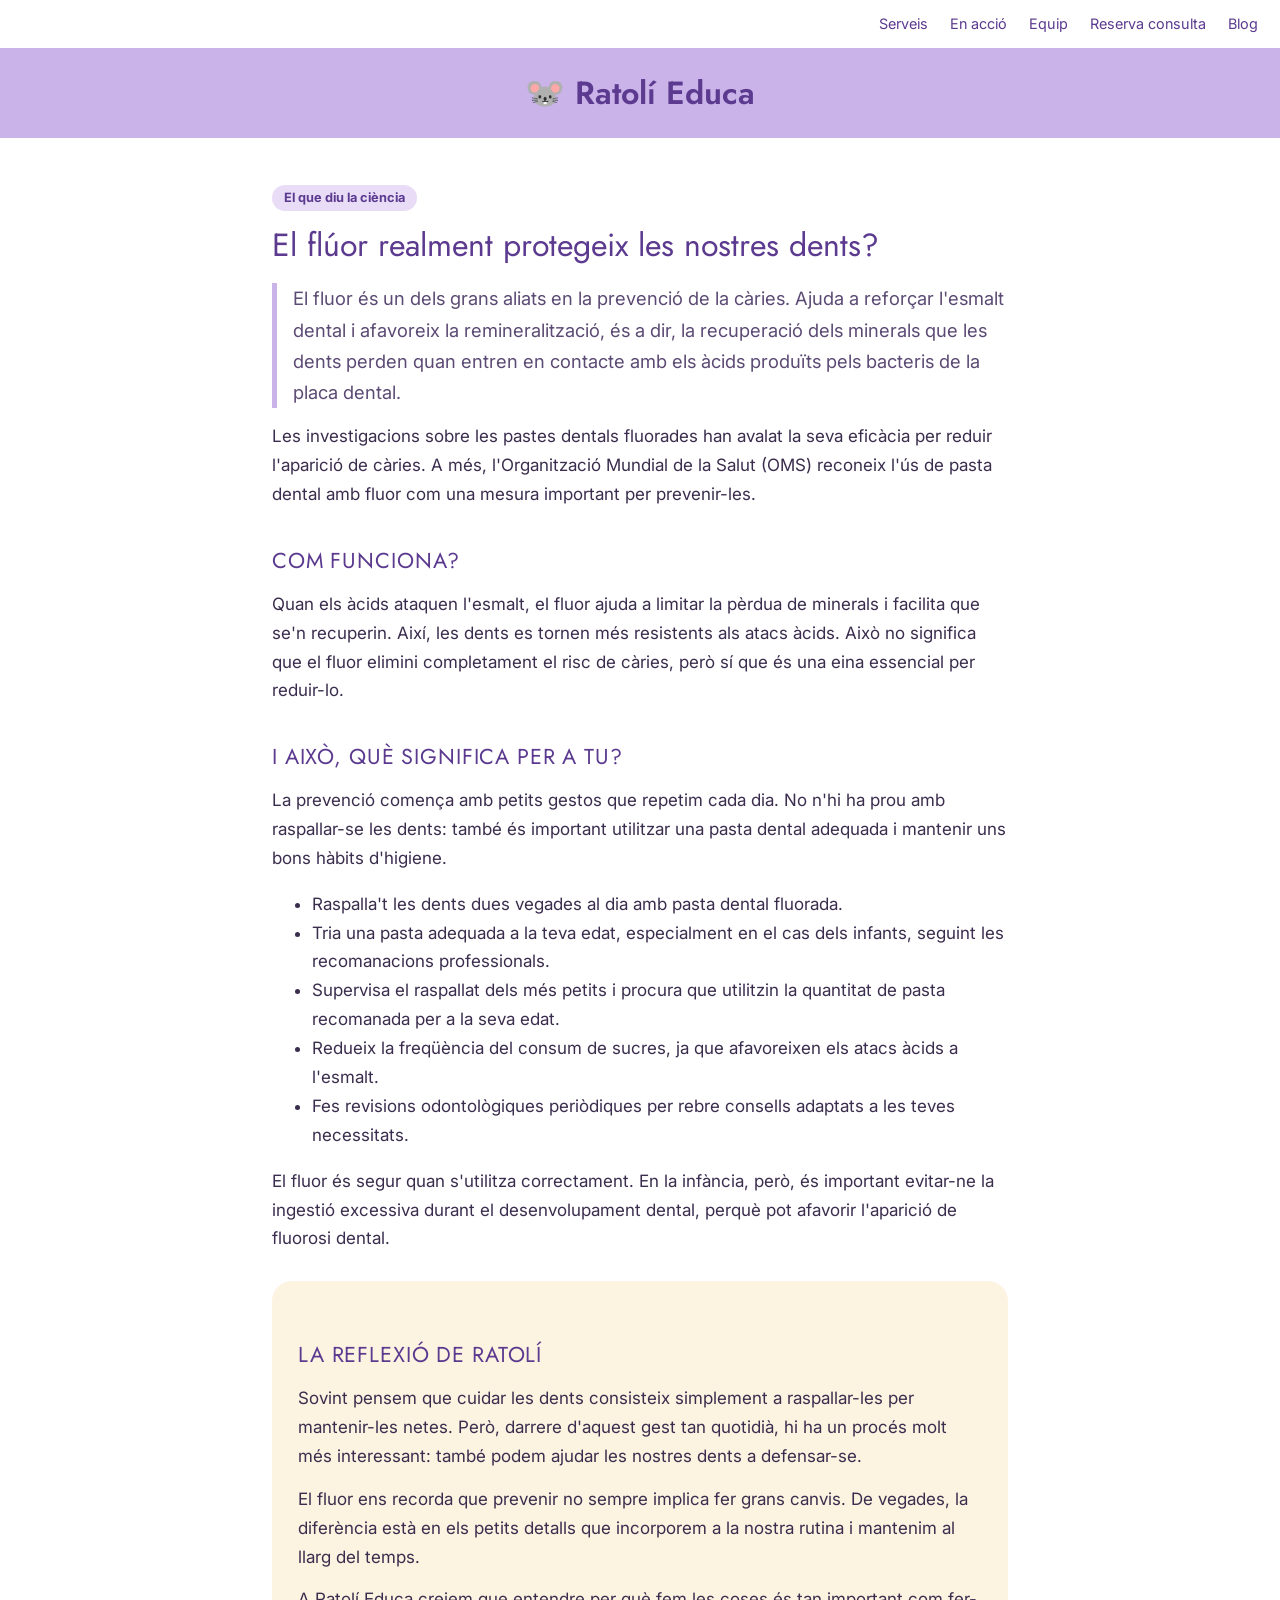
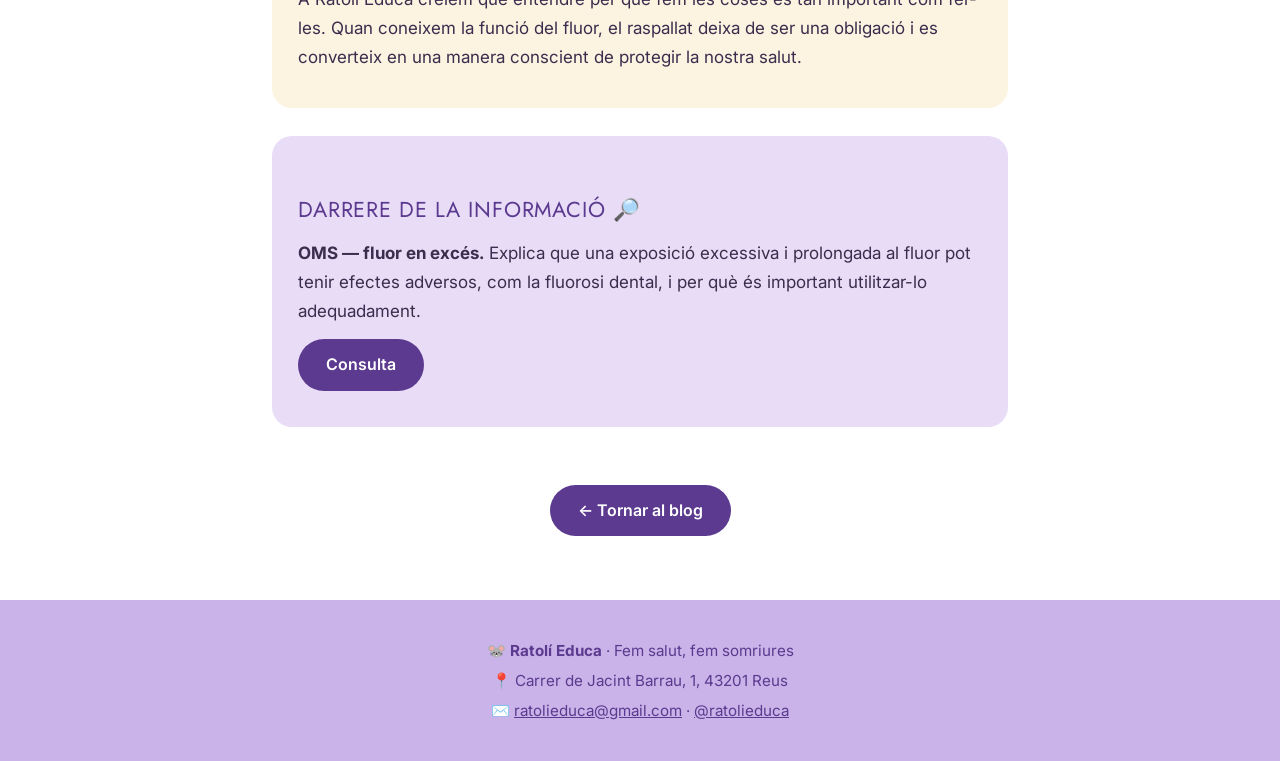
<file: blog/fluor.html>
<!DOCTYPE html>
<html lang="ca">
<head>
<meta charset="utf-8">
<meta name="viewport" content="width=device-width, initial-scale=1">
<title>El flúor realment protegeix les nostres dents? · Ratolí Educa</title>
<link rel="preconnect" href="https://fonts.googleapis.com">
<link rel="preconnect" href="https://fonts.gstatic.com" crossorigin>
<link href="https://fonts.googleapis.com/css2?family=Inter:wght@400;600&family=Jost:wght@400;600&display=swap" rel="stylesheet">
<link rel="stylesheet" href="../style.css">
</head>
<body>
<nav><a href="../index.html#serveis">Serveis</a><a href="../index.html#accio">En acció</a><a href="../index.html#equip">Equip</a><a href="../index.html#reserva">Reserva consulta</a><a href="../index.html#blog">Blog</a></nav>
<div class="mini"><a href="../index.html">🐭 Ratolí Educa</a></div>
<article class="post">
<span class="tag">El que diu la ciència</span>
<h1>El flúor realment protegeix les nostres dents?</h1>

<p class="lead">El fluor és un dels grans aliats en la prevenció de la càries. Ajuda a reforçar l'esmalt dental i afavoreix la remineralització, és a dir, la recuperació dels minerals que les dents perden quan entren en contacte amb els àcids produïts pels bacteris de la placa dental.</p>
<p>Les investigacions sobre les pastes dentals fluorades han avalat la seva eficàcia per reduir l'aparició de càries. A més, l'Organització Mundial de la Salut (OMS) reconeix l'ús de pasta dental amb fluor com una mesura important per prevenir-les.</p>
<h2>Com funciona?</h2>
<p>Quan els àcids ataquen l'esmalt, el fluor ajuda a limitar la pèrdua de minerals i facilita que se'n recuperin. Així, les dents es tornen més resistents als atacs àcids. Això no significa que el fluor elimini completament el risc de càries, però sí que és una eina essencial per reduir-lo.</p>
<h2>I això, què significa per a tu?</h2>
<p>La prevenció comença amb petits gestos que repetim cada dia. No n'hi ha prou amb raspallar-se les dents: també és important utilitzar una pasta dental adequada i mantenir uns bons hàbits d'higiene.</p>
<ul>
<li>Raspalla't les dents dues vegades al dia amb pasta dental fluorada.</li>
<li>Tria una pasta adequada a la teva edat, especialment en el cas dels infants, seguint les recomanacions professionals.</li>
<li>Supervisa el raspallat dels més petits i procura que utilitzin la quantitat de pasta recomanada per a la seva edat.</li>
<li>Redueix la freqüència del consum de sucres, ja que afavoreixen els atacs àcids a l'esmalt.</li>
<li>Fes revisions odontològiques periòdiques per rebre consells adaptats a les teves necessitats.</li>
</ul>
<p>El fluor és segur quan s'utilitza correctament. En la infància, però, és important evitar-ne la ingestió excessiva durant el desenvolupament dental, perquè pot afavorir l'aparició de fluorosi dental.</p>
<div class="box"><h2>La reflexió de Ratolí</h2>
<p>Sovint pensem que cuidar les dents consisteix simplement a raspallar-les per mantenir-les netes. Però, darrere d'aquest gest tan quotidià, hi ha un procés molt més interessant: també podem ajudar les nostres dents a defensar-se.</p>
<p>El fluor ens recorda que prevenir no sempre implica fer grans canvis. De vegades, la diferència està en els petits detalls que incorporem a la nostra rutina i mantenim al llarg del temps.</p>
<p>A Ratolí Educa creiem que entendre per què fem les coses és tan important com fer-les. Quan coneixem la funció del fluor, el raspallat deixa de ser una obligació i es converteix en una manera conscient de protegir la nostra salut.</p></div>
<div class="box lila"><h2>Darrere de la informació 🔎</h2>
<p><b>OMS — fluor en excés.</b> Explica que una exposició excessiva i prolongada al fluor pot tenir efectes adversos, com la fluorosi dental, i per què és important utilitzar-lo adequadament.</p>
<p><a class="btn" href="https://www.who.int/teams/environment-climate-change-and-health/chemical-safety-and-health/health-impacts/chemicals/inadequate-or-excess-fluoride" target="_blank" rel="noopener">Consulta</a></p></div>

</article>
<p class="back"><a class="btn" href="../index.html#blog">← Tornar al blog</a></p>
<footer>
  <p><b>🐭 Ratolí Educa</b> · Fem salut, fem somriures</p>
  <p>📍 Carrer de Jacint Barrau, 1, 43201 Reus</p>
  <p>✉️ <a href="mailto:ratolieduca@gmail.com">ratolieduca@gmail.com</a> · <a href="https://www.instagram.com/ratolieduca" target="_blank" rel="noopener">@ratolieduca</a></p>
</footer>
</body>
</html>
</file>
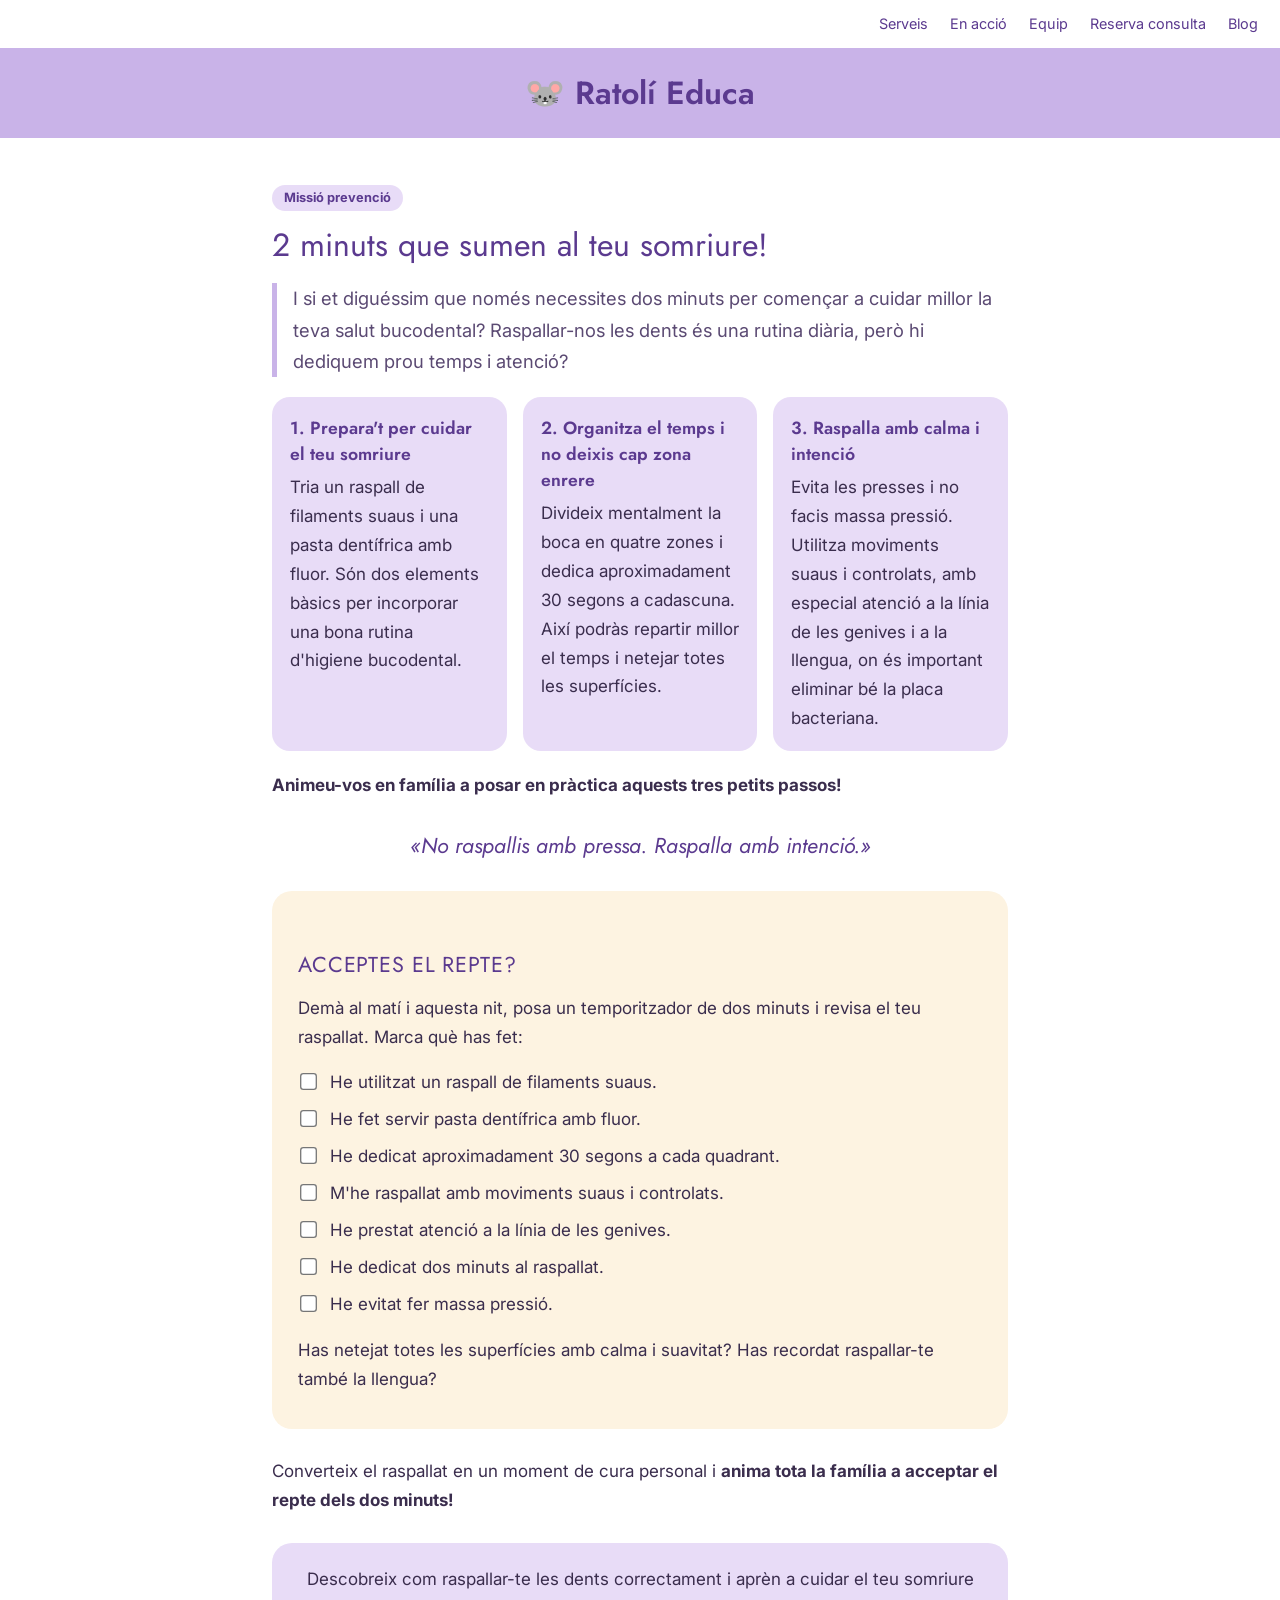
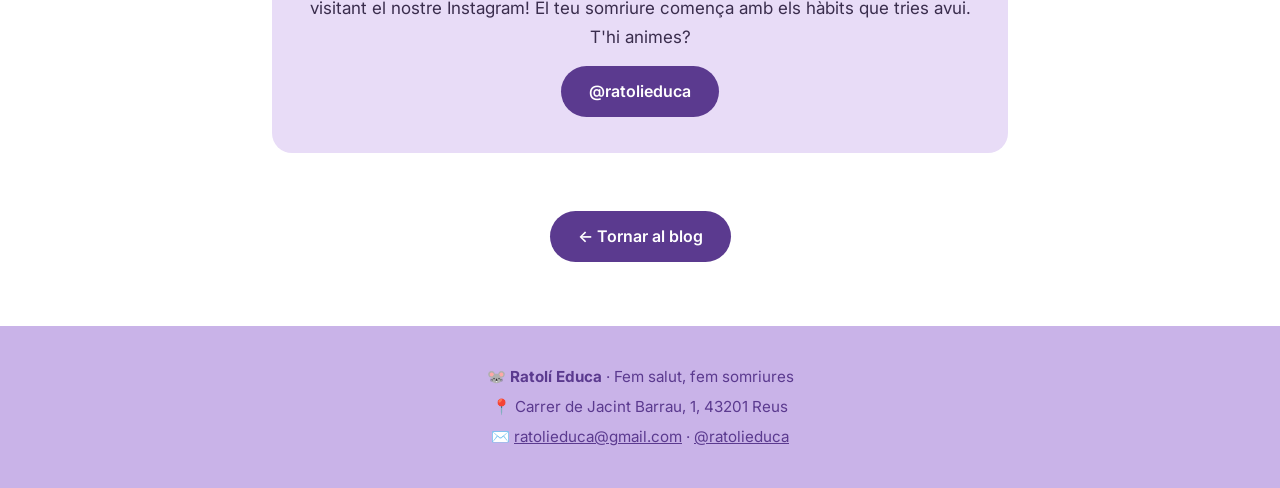
<file: blog/repte.html>
<!DOCTYPE html>
<html lang="ca">
<head>
<meta charset="utf-8">
<meta name="viewport" content="width=device-width, initial-scale=1">
<title>2 minuts que sumen al teu somriure! · Ratolí Educa</title>
<link rel="preconnect" href="https://fonts.googleapis.com">
<link rel="preconnect" href="https://fonts.gstatic.com" crossorigin>
<link href="https://fonts.googleapis.com/css2?family=Inter:wght@400;600&family=Jost:wght@400;600&display=swap" rel="stylesheet">
<link rel="stylesheet" href="../style.css">
</head>
<body>
<nav><a href="../index.html#serveis">Serveis</a><a href="../index.html#accio">En acció</a><a href="../index.html#equip">Equip</a><a href="../index.html#reserva">Reserva consulta</a><a href="../index.html#blog">Blog</a></nav>
<div class="mini"><a href="../index.html">🐭 Ratolí Educa</a></div>
<article class="post">
<span class="tag">Missió prevenció</span>
<h1>2 minuts que sumen al teu somriure!</h1>

<p class="lead">I si et diguéssim que només necessites dos minuts per començar a cuidar millor la teva salut bucodental? Raspallar-nos les dents és una rutina diària, però hi dediquem prou temps i atenció?</p>
<div class="steps">
<div><b>1. Prepara't per cuidar el teu somriure</b>Tria un raspall de filaments suaus i una pasta dentífrica amb fluor. Són dos elements bàsics per incorporar una bona rutina d'higiene bucodental.</div>
<div><b>2. Organitza el temps i no deixis cap zona enrere</b>Divideix mentalment la boca en quatre zones i dedica aproximadament 30 segons a cadascuna. Així podràs repartir millor el temps i netejar totes les superfícies.</div>
<div><b>3. Raspalla amb calma i intenció</b>Evita les presses i no facis massa pressió. Utilitza moviments suaus i controlats, amb especial atenció a la línia de les genives i a la llengua, on és important eliminar bé la placa bacteriana.</div>
</div>
<p><b>Animeu-vos en família a posar en pràctica aquests tres petits passos!</b></p>
<blockquote>«No raspallis amb pressa. Raspalla amb intenció.»</blockquote>
<div class="box"><h2>Acceptes el repte?</h2>
<p>Demà al matí i aquesta nit, posa un temporitzador de dos minuts i revisa el teu raspallat. Marca què has fet:</p>
<ul class="check">
<li><label><input type="checkbox"> He utilitzat un raspall de filaments suaus.</label></li>
<li><label><input type="checkbox"> He fet servir pasta dentífrica amb fluor.</label></li>
<li><label><input type="checkbox"> He dedicat aproximadament 30 segons a cada quadrant.</label></li>
<li><label><input type="checkbox"> M'he raspallat amb moviments suaus i controlats.</label></li>
<li><label><input type="checkbox"> He prestat atenció a la línia de les genives.</label></li>
<li><label><input type="checkbox"> He dedicat dos minuts al raspallat.</label></li>
<li><label><input type="checkbox"> He evitat fer massa pressió.</label></li>
</ul>
<p>Has netejat totes les superfícies amb calma i suavitat? Has recordat raspallar-te també la llengua?</p></div>
<p>Converteix el raspallat en un moment de cura personal i <b>anima tota la família a acceptar el repte dels dos minuts!</b></p>
<div class="box lila center"><p>Descobreix com raspallar-te les dents correctament i aprèn a cuidar el teu somriure visitant el nostre Instagram! El teu somriure comença amb els hàbits que tries avui. T'hi animes?</p>
<p><a class="btn" href="https://www.instagram.com/ratolieduca" target="_blank" rel="noopener">@ratolieduca</a></p></div>

</article>
<p class="back"><a class="btn" href="../index.html#blog">← Tornar al blog</a></p>
<footer>
  <p><b>🐭 Ratolí Educa</b> · Fem salut, fem somriures</p>
  <p>📍 Carrer de Jacint Barrau, 1, 43201 Reus</p>
  <p>✉️ <a href="mailto:ratolieduca@gmail.com">ratolieduca@gmail.com</a> · <a href="https://www.instagram.com/ratolieduca" target="_blank" rel="noopener">@ratolieduca</a></p>
</footer>
</body>
</html>
</file>
<file: style.css>
:root{--lila:#c9b3e8;--lila2:#e8dcf7;--fosc:#5b3a8f;--crema:#fdf3e1;--text:#3a2d4d}
*{box-sizing:border-box}html{scroll-behavior:smooth;scroll-padding-top:70px}
body{margin:0;font:17px/1.7 'Inter',Arial,sans-serif;color:var(--text);background:#fff}
h1,h2,h3{font-family:'Jost',sans-serif;font-weight:400;color:var(--fosc);text-transform:uppercase;letter-spacing:.04em}
h2{font-size:2rem;margin:0 0 18px}h3{font-size:1.15rem;margin:0 0 8px}
a{color:var(--fosc)}p{margin:0 0 14px}
.wrap{max-width:1050px;margin:0 auto;padding:60px 22px}
nav{position:sticky;top:0;z-index:9;background:rgba(255,255,255,.95);display:flex;justify-content:flex-end;flex-wrap:wrap;gap:6px 22px;padding:12px 22px;font-size:.9rem}
nav a{text-decoration:none;color:var(--fosc)}nav a:hover{text-decoration:underline}
.hero{background:var(--lila);text-align:center;padding:50px 20px}
.logo{font:600 3.2rem 'Jost',sans-serif;color:var(--fosc);line-height:1}.logo small{display:block;font-size:1.6rem;color:#7d5fb5}
.hero p{margin:12px 0 0;font-size:1.3rem;color:var(--fosc)}
.ph{position:relative;background:linear-gradient(135deg,var(--lila2),var(--lila));border-radius:22px;overflow:hidden;min-height:260px}
.ph img{position:absolute;inset:0;width:100%;height:100%;object-fit:cover}
.two{display:grid;grid-template-columns:1fr 1fr;gap:36px;align-items:center}
.crema{background:var(--crema)}.violet{background:var(--lila);}
.violet h2,.dark h2{color:#fff}.dark{background:var(--fosc);color:#fff}.dark h3{color:#fff}
.btn{display:inline-block;background:var(--fosc);color:#fff;padding:12px 28px;border-radius:30px;text-decoration:none;font-weight:600;border:0;font-size:1rem;cursor:pointer}
.btn:hover{background:#7d5fb5}.btn.light{background:#fff;color:var(--fosc)}
.cards{display:grid;grid-template-columns:repeat(auto-fit,minmax(260px,1fr));gap:22px}
.card{background:#fff;border:2px solid var(--lila2);border-radius:22px;padding:24px}
.card ul{padding-left:20px;margin:0}.card li{margin-bottom:6px}
.center{text-align:center}
.team{display:grid;grid-template-columns:repeat(auto-fit,minmax(290px,1fr));gap:24px}
.member{text-align:center}.member p{font-size:.93rem;font-style:italic}
.avatar{position:relative;width:130px;height:130px;margin:0 auto 12px;border-radius:50%;background:var(--lila);overflow:hidden}
.avatar:before{content:attr(data-i);position:absolute;inset:0;display:grid;place-items:center;font:600 3rem 'Jost';color:#fff}
.avatar img{position:absolute;inset:0;width:100%;height:100%;object-fit:cover}
.role{color:#7d5fb5;font-weight:600;font-style:normal!important;margin-bottom:8px}
form{display:grid;gap:12px;max-width:640px;margin:0 auto}
input,select,textarea{width:100%;padding:12px 14px;border:2px solid var(--lila2);border-radius:14px;font:inherit}
textarea{min-height:120px}
.tag{display:inline-block;background:var(--lila2);color:var(--fosc);font-size:.8rem;font-weight:700;padding:2px 12px;border-radius:20px;margin-bottom:8px}
footer{background:var(--lila);color:var(--fosc);text-align:center;padding:34px 20px;font-size:.95rem}
footer p{margin:4px 0}
@media(max-width:760px){.two{grid-template-columns:1fr}.logo{font-size:2.4rem}h2{font-size:1.6rem}}

/* ===== Pàgines del blog ===== */
.mini{background:var(--lila);text-align:center;padding:22px 20px}
.mini a{font:600 2rem 'Jost',sans-serif;color:var(--fosc);text-decoration:none}
article.post{max-width:780px;margin:0 auto;padding:44px 22px 20px}
article.post h1{font-size:2rem;line-height:1.25;margin:6px 0 18px;text-transform:none;letter-spacing:0}
article.post h2{font-size:1.35rem;margin:34px 0 10px}
.lead{font-size:1.15rem;color:#5b4a73;border-left:5px solid var(--lila);padding-left:16px}
figure{margin:24px 0}figure .ph{min-height:200px;border-radius:16px}
figcaption{font-size:.82rem;color:#7a6c8c;margin-top:6px}
.box{background:var(--crema);border-radius:20px;padding:22px 26px;margin:28px 0}
.box h2{margin-top:0}.box.lila{background:var(--lila2)}
.verdict{display:inline-block;background:var(--fosc);color:#fff;padding:4px 16px;border-radius:20px;font-weight:700;letter-spacing:.05em}
.refs{font-size:.85rem;color:#6d5f80;border-top:2px solid var(--lila2);margin-top:34px;padding-top:14px}
.check{list-style:none;padding:0}.check li{margin-bottom:8px}.check input{width:auto;margin-right:10px;transform:scale(1.3)}
.steps{display:grid;grid-template-columns:repeat(auto-fit,minmax(210px,1fr));gap:16px;margin:20px 0}
.steps div{background:var(--lila2);border-radius:18px;padding:18px}
.steps b{display:block;font:600 1.1rem 'Jost';color:var(--fosc);margin-bottom:6px}
blockquote{font:italic 1.35rem 'Jost',sans-serif;color:var(--fosc);text-align:center;margin:30px 0}
.back{text-align:center;padding:10px 0 50px}
</file>
